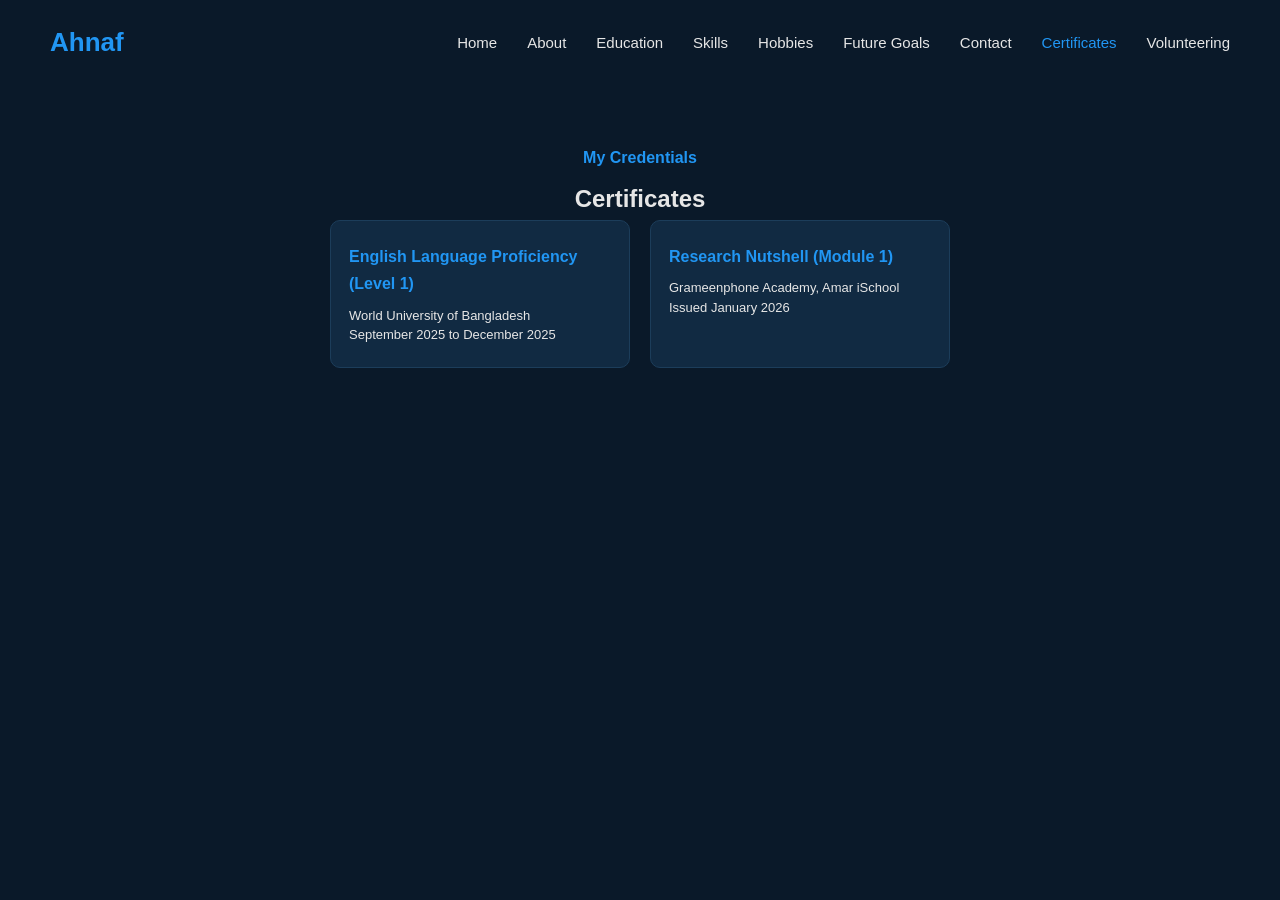
<file: certificate.html>
<!DOCTYPE html>
<html lang="en">
<head>
<meta charset="UTF-8">
<meta name="viewport" content="width=device-width, initial-scale=1.0">
<title>Certificates - Ahnaf Hossain</title>
<link rel="stylesheet" href="style.css">
</head>
<body>

<header>
  <div class="logo">Ahnaf</div>
  <nav>
    <ul>
      <li><a href="index.html">Home</a></li>
      <li><a href="about.html">About</a></li>
      <li><a href="education.html">Education</a></li>
      <li><a href="skills.html">Skills</a></li>
      <li><a href="hobbies.html">Hobbies</a></li>
      <li><a href="future-goals.html">Future Goals</a></li>
      <li><a href="contact.html">Contact</a></li>
      <li><a href="certificate.html" class="active">Certificates</a></li>
      <li><a href="volunteering.html">Volunteering</a></li>
    </ul>
  </nav>
</header>

<section class="skills">
  <p class="tag">My Credentials</p>
  <h1>Certificates</h1>

  <div class="skills-grid">
    <div class="skill-box">
      <h3>English Language Proficiency (Level 1)</h3>
      <p>World University of Bangladesh</p>
      <p>September 2025 to December 2025</p>
    </div>
    <div class="skill-box">
      <h3>Research Nutshell (Module 1)</h3>
      <p>Grameenphone Academy, Amar iSchool</p>
      <p>Issued January 2026</p>
    </div>
  </div>
</section>

</body>
</html>
</file>
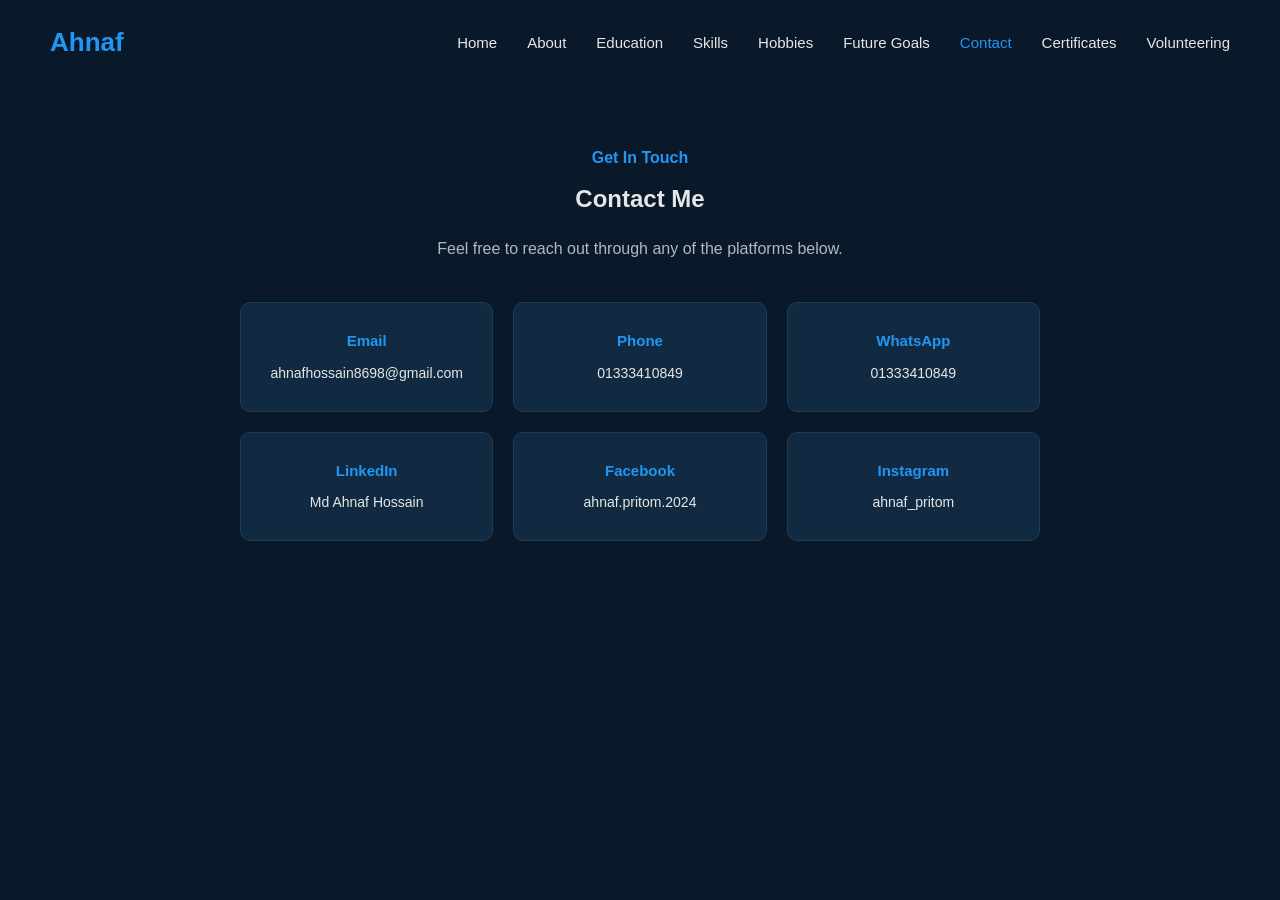
<file: contact.html>
<!DOCTYPE html>
<html lang="en">
<head>
<meta charset="UTF-8">
<meta name="viewport" content="width=device-width, initial-scale=1.0">
<title>Contact - Ahnaf Hossain</title>
<link rel="stylesheet" href="style.css">
</head>
<body>

<header>
  <div class="logo">Ahnaf</div>
  <nav>
    <ul>
      <li><a href="index.html">Home</a></li>
      <li><a href="about.html">About</a></li>
      <li><a href="education.html">Education</a></li>
      <li><a href="skills.html">Skills</a></li>
      <li><a href="hobbies.html">Hobbies</a></li>
      <li><a href="future-goals.html">Future Goals</a></li>
      <li><a href="contact.html" class="active">Contact</a></li>
      <li><a href="certificate.html">Certificates</a></li>
      <li><a href="volunteering.html">Volunteering</a></li>
    </ul>
  </nav>
</header>

<section class="contact">
  <p class="tag">Get In Touch</p>
  <h1>Contact Me</h1>
  <p class="desc">Feel free to reach out through any of the platforms below.</p>

  <div class="contact-grid">
    <a href="mailto:ahnafhossain8698@gmail.com" class="contact-box">
      <h3>Email</h3>
      <p>ahnafhossain8698@gmail.com</p>
    </a>
    <a href="tel:+8801333410849" class="contact-box">
      <h3>Phone</h3>
      <p>01333410849</p>
    </a>
    <a href="https://wa.me/8801333410849" target="_blank" class="contact-box">
      <h3>WhatsApp</h3>
      <p>01333410849</p>
    </a>
    <a href="https://www.linkedin.com/in/md-ahnaf-hossain-5197a4283/" target="_blank" class="contact-box">
      <h3>LinkedIn</h3>
      <p>Md Ahnaf Hossain</p>
    </a>
    <a href="https://www.facebook.com/ahnaf.pritom.2024" target="_blank" class="contact-box">
      <h3>Facebook</h3>
      <p>ahnaf.pritom.2024</p>
    </a>
    <a href="https://www.instagram.com/ahnaf_pritom/" target="_blank" class="contact-box">
      <h3>Instagram</h3>
      <p>ahnaf_pritom</p>
    </a>
  </div>
</section>

</body>
</html>
</file>
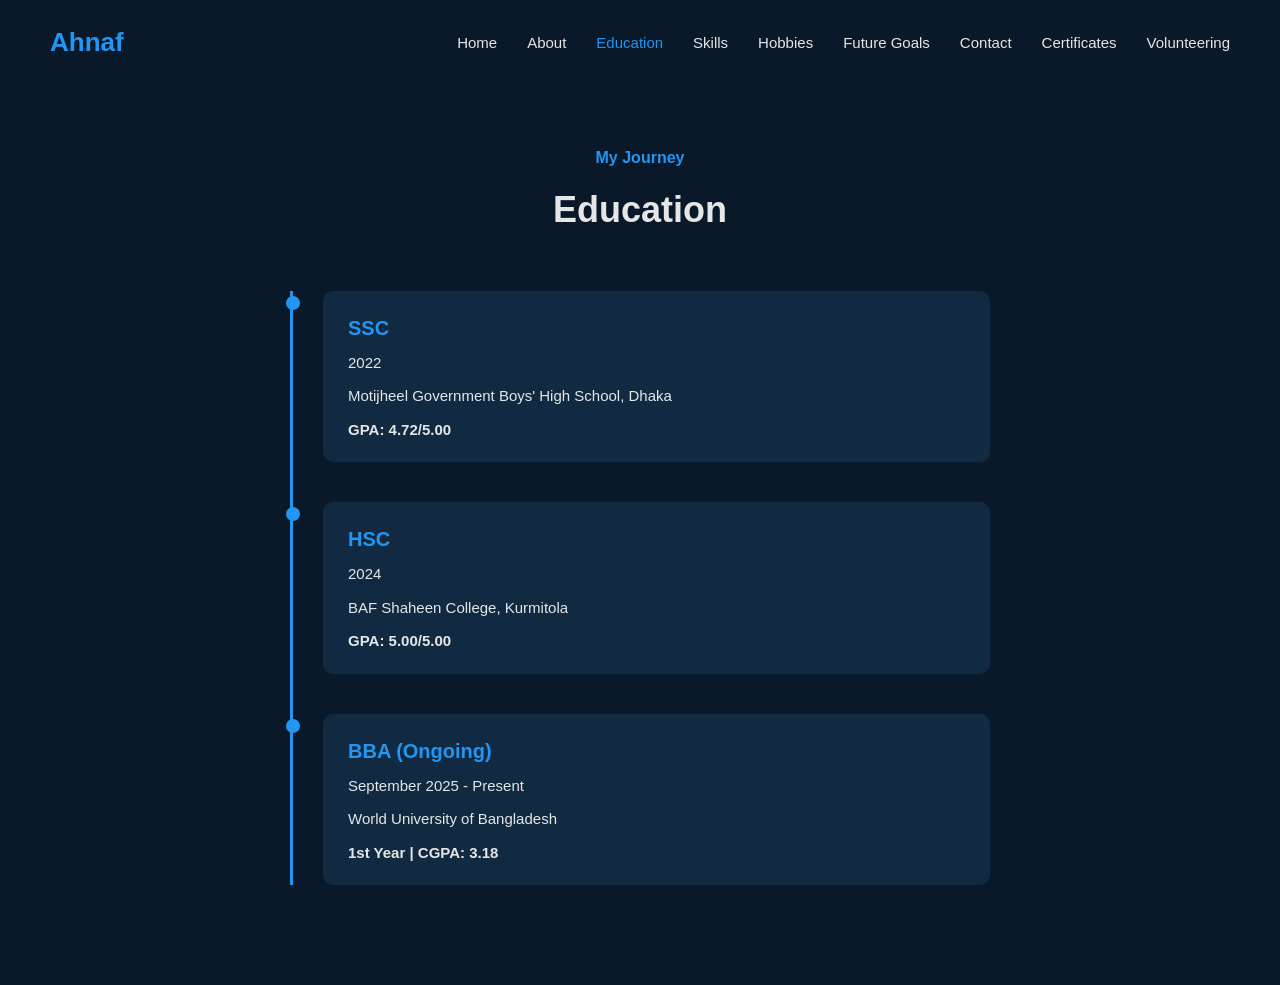
<file: education.html>
<!DOCTYPE html>
<html lang="en">
<head>
<meta charset="UTF-8">
<meta name="viewport" content="width=device-width, initial-scale=1.0">
<title>Education - Ahnaf Hossain</title>
<link rel="stylesheet" href="style.css">
</head>
<body>

<header>
  <div class="logo">Ahnaf</div>
  <nav>
    <ul>
      <li><a href="index.html">Home</a></li>
      <li><a href="about.html">About</a></li>
      <li><a href="education.html" class="active">Education</a></li>
      <li><a href="skills.html">Skills</a></li>
      <li><a href="hobbies.html">Hobbies</a></li>
      <li><a href="future-goals.html">Future Goals</a></li>
      <li><a href="contact.html">Contact</a></li>
      <li><a href="certificate.html">Certificates</a></li>
      <li><a href="volunteering.html">Volunteering</a></li>
    </ul>
  </nav>
</header>

<section class="education">
  <p class="tag">My Journey</p>
  <h1>Education</h1>

  <div class="timeline">
    <div class="timeline-item">
      <div class="dot"></div>
      <div class="timeline-content">
        <h3>SSC</h3>
        <p class="year">2022</p>
        <p>Motijheel Government Boys' High School, Dhaka</p>
        <p class="gpa">GPA: 4.72/5.00</p>
      </div>
    </div>

    <div class="timeline-item">
      <div class="dot"></div>
      <div class="timeline-content">
        <h3>HSC</h3>
        <p class="year">2024</p>
        <p>BAF Shaheen College, Kurmitola</p>
        <p class="gpa">GPA: 5.00/5.00</p>
      </div>
    </div>

    <div class="timeline-item">
      <div class="dot"></div>
      <div class="timeline-content">
        <h3>BBA (Ongoing)</h3>
        <p class="year">September 2025 - Present</p>
        <p>World University of Bangladesh</p>
        <p class="gpa">1st Year | CGPA: 3.18</p>
      </div>
    </div>
  </div>
</section>

</body>
</html>
</file>
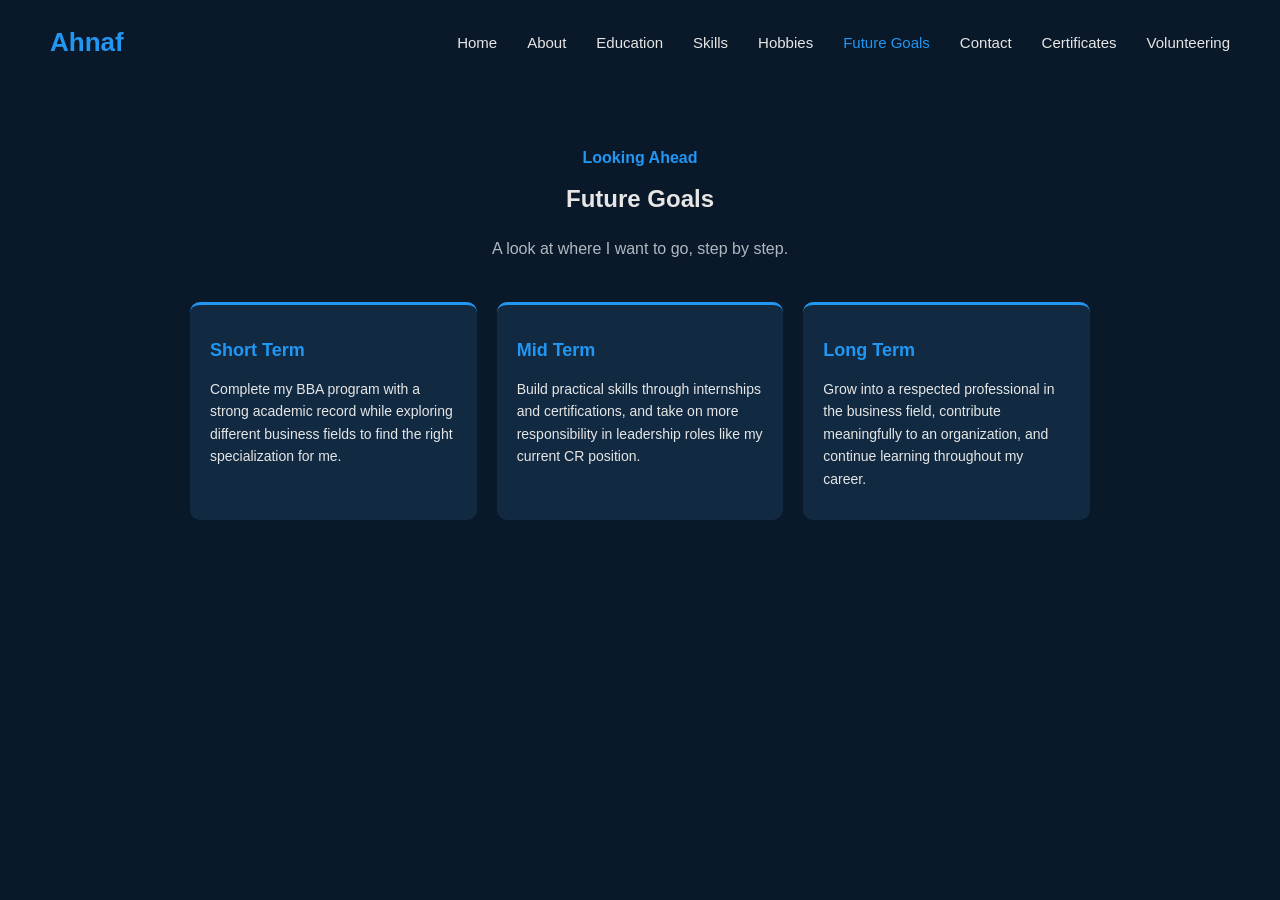
<file: future-goals.html>
<!DOCTYPE html>
<html lang="en">
<head>
<meta charset="UTF-8">
<meta name="viewport" content="width=device-width, initial-scale=1.0">
<title>Future Goals - Ahnaf Hossain</title>
<link rel="stylesheet" href="style.css">
</head>
<body>

<header>
  <div class="logo">Ahnaf</div>
  <nav>
    <ul>
      <li><a href="index.html">Home</a></li>
      <li><a href="about.html">About</a></li>
      <li><a href="education.html">Education</a></li>
      <li><a href="skills.html">Skills</a></li>
      <li><a href="hobbies.html">Hobbies</a></li>
      <li><a href="future-goals.html" class="active">Future Goals</a></li>
      <li><a href="contact.html">Contact</a></li>
      <li><a href="certificate.html">Certificates</a></li>
      <li><a href="volunteering.html">Volunteering</a></li>
    </ul>
  </nav>
</header>

<section class="goals">
  <p class="tag">Looking Ahead</p>
  <h1>Future Goals</h1>
  <p class="desc">A look at where I want to go, step by step.</p>

  <div class="goals-grid">
    <div class="goal-box">
      <h3>Short Term</h3>
      <p>Complete my BBA program with a strong academic record while exploring different business fields to find the right specialization for me.</p>
    </div>
    <div class="goal-box">
      <h3>Mid Term</h3>
      <p>Build practical skills through internships and certifications, and take on more responsibility in leadership roles like my current CR position.</p>
    </div>
    <div class="goal-box">
      <h3>Long Term</h3>
      <p>Grow into a respected professional in the business field, contribute meaningfully to an organization, and continue learning throughout my career.</p>
    </div>
  </div>
</section>

</body>
</html>
</file>
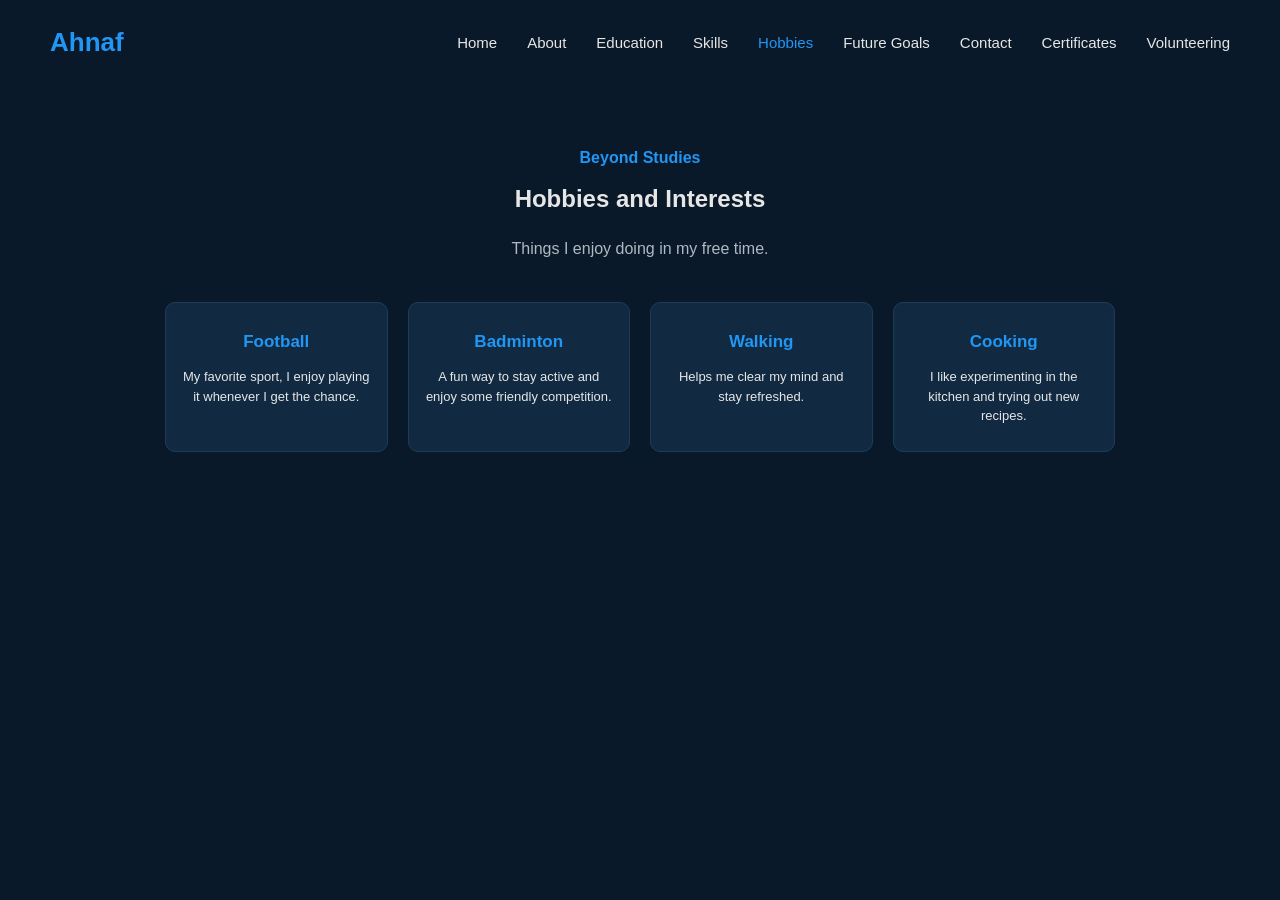
<file: hobbies.html>
<!DOCTYPE html>
<html lang="en">
<head>
<meta charset="UTF-8">
<meta name="viewport" content="width=device-width, initial-scale=1.0">
<title>Hobbies - Ahnaf Hossain</title>
<link rel="stylesheet" href="style.css">
</head>
<body>

<header>
  <div class="logo">Ahnaf</div>
  <nav>
    <ul>
      <li><a href="index.html">Home</a></li>
      <li><a href="about.html">About</a></li>
      <li><a href="education.html">Education</a></li>
      <li><a href="skills.html">Skills</a></li>
      <li><a href="hobbies.html" class="active">Hobbies</a></li>
      <li><a href="future-goals.html">Future Goals</a></li>
      <li><a href="contact.html">Contact</a></li>
      <li><a href="certificate.html">Certificates</a></li>
      <li><a href="volunteering.html">Volunteering</a></li>
    </ul>
  </nav>
</header>

<section class="hobbies">
  <p class="tag">Beyond Studies</p>
  <h1>Hobbies and Interests</h1>
  <p class="desc">Things I enjoy doing in my free time.</p>

  <div class="hobbies-grid">
    <div class="hobby-box">
      <h3>Football</h3>
      <p>My favorite sport, I enjoy playing it whenever I get the chance.</p>
    </div>
    <div class="hobby-box">
      <h3>Badminton</h3>
      <p>A fun way to stay active and enjoy some friendly competition.</p>
    </div>
    <div class="hobby-box">
      <h3>Walking</h3>
      <p>Helps me clear my mind and stay refreshed.</p>
    </div>
    <div class="hobby-box">
      <h3>Cooking</h3>
      <p>I like experimenting in the kitchen and trying out new recipes.</p>
    </div>
  </div>
</section>

</body>
</html>
</file>
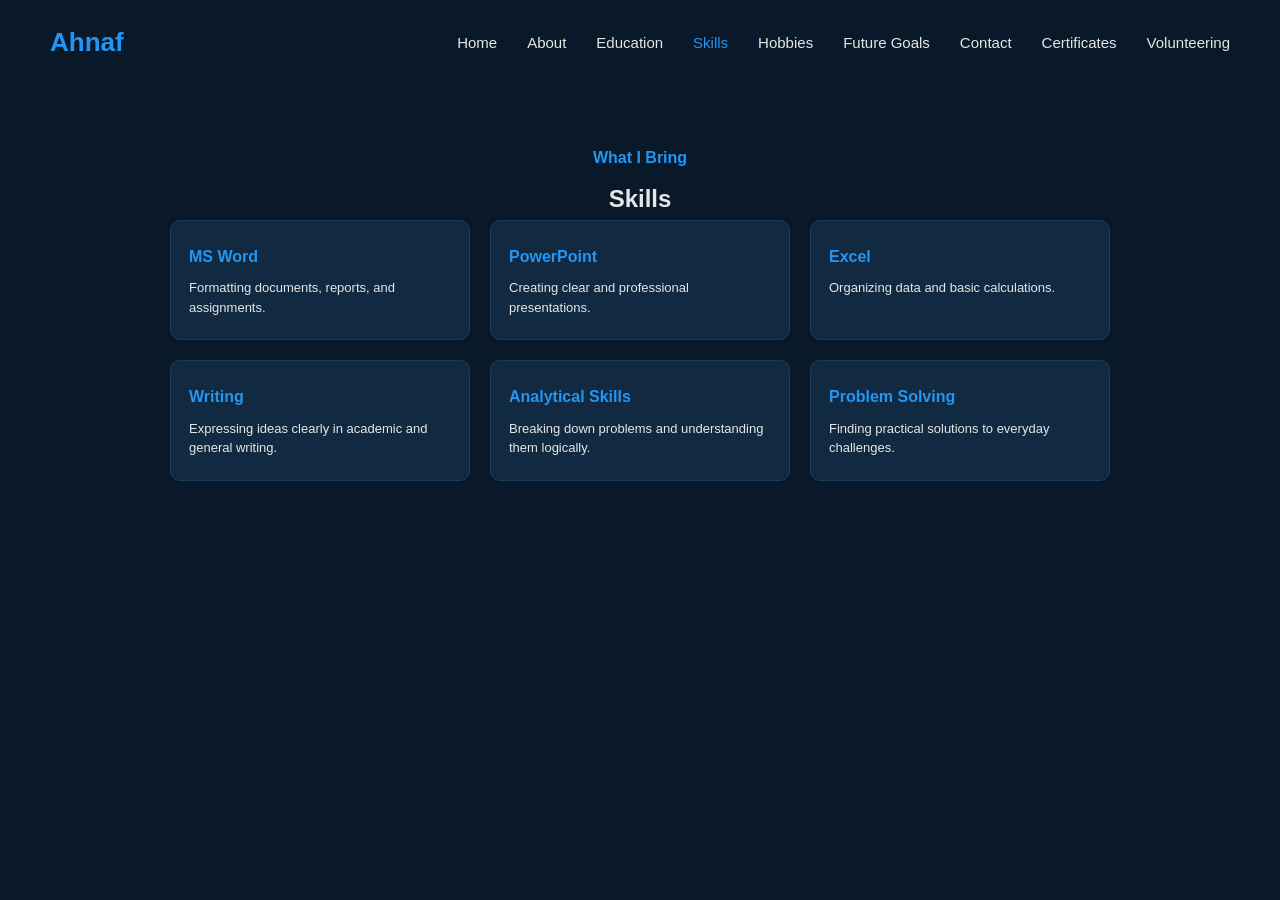
<file: skills.html>
<!DOCTYPE html>
<html lang="en">
<head>
<meta charset="UTF-8">
<meta name="viewport" content="width=device-width, initial-scale=1.0">
<title>Skills - Ahnaf Hossain</title>
<link rel="stylesheet" href="style.css">
</head>
<body>

<header>
  <div class="logo">Ahnaf</div>
  <nav>
    <ul>
      <li><a href="index.html">Home</a></li>
      <li><a href="about.html">About</a></li>
      <li><a href="education.html">Education</a></li>
      <li><a href="skills.html" class="active">Skills</a></li>
      <li><a href="hobbies.html">Hobbies</a></li>
      <li><a href="future-goals.html">Future Goals</a></li>
      <li><a href="contact.html">Contact</a></li>
      <li><a href="certificate.html">Certificates</a></li>
      <li><a href="volunteering.html">Volunteering</a></li>
    </ul>
  </nav>
</header>

<section class="skills">
  <p class="tag">What I Bring</p>
  <h1>Skills</h1>

  <div class="skills-grid">
    <div class="skill-box">
      <h3>MS Word</h3>
      <p>Formatting documents, reports, and assignments.</p>
    </div>
    <div class="skill-box">
      <h3>PowerPoint</h3>
      <p>Creating clear and professional presentations.</p>
    </div>
    <div class="skill-box">
      <h3>Excel</h3>
      <p>Organizing data and basic calculations.</p>
    </div>
    <div class="skill-box">
      <h3>Writing</h3>
      <p>Expressing ideas clearly in academic and general writing.</p>
    </div>
    <div class="skill-box">
      <h3>Analytical Skills</h3>
      <p>Breaking down problems and understanding them logically.</p>
    </div>
    <div class="skill-box">
      <h3>Problem Solving</h3>
      <p>Finding practical solutions to everyday challenges.</p>
    </div>
  </div>
</section>

</body>
</html>
</file>
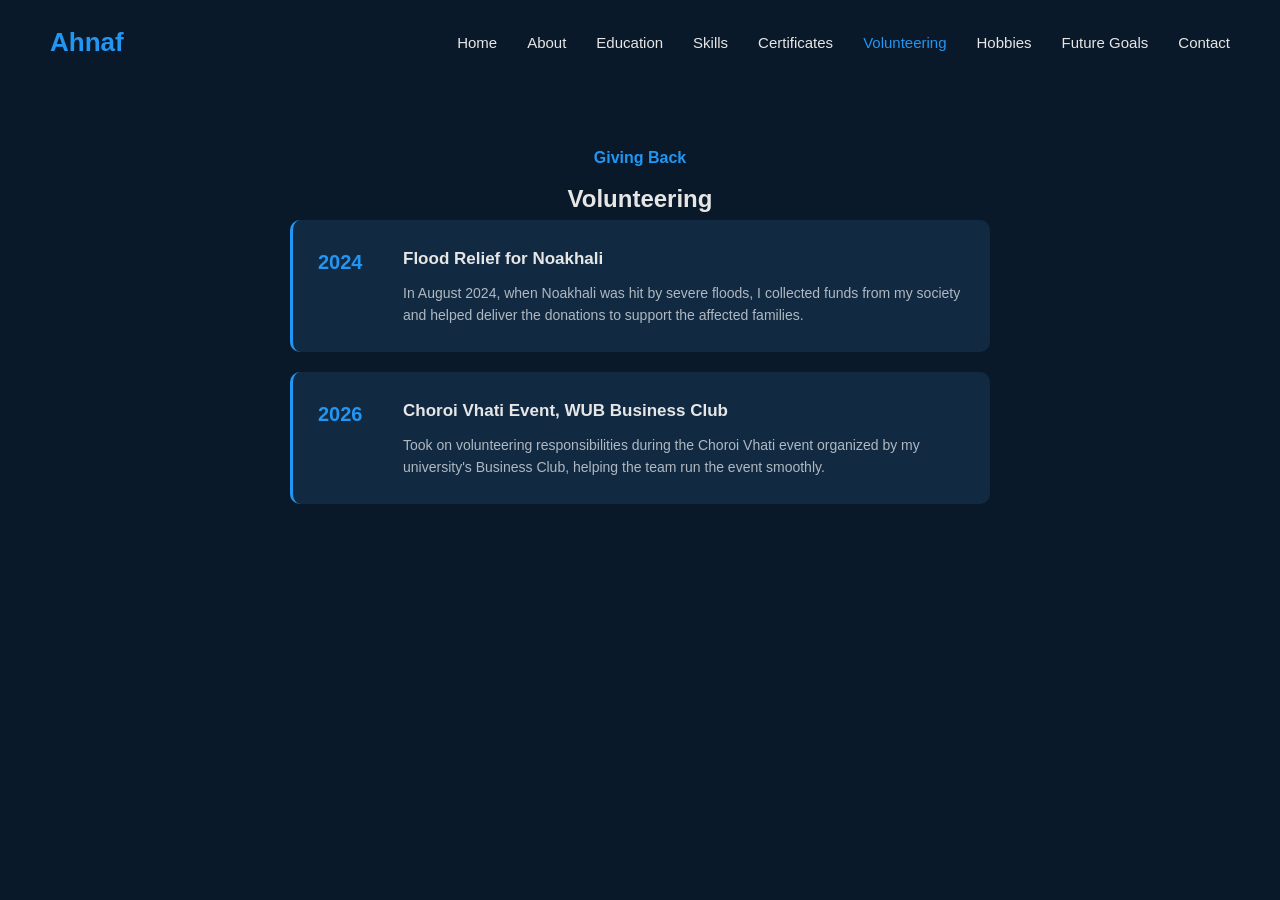
<file: volunteering.html>
<!DOCTYPE html>
<html lang="en">
<head>
<meta charset="UTF-8">
<meta name="viewport" content="width=device-width, initial-scale=1.0">
<title>Volunteering - Ahnaf Hossain</title>
<link rel="stylesheet" href="style.css">
</head>
<body>

<header>
  <div class="logo">Ahnaf</div>
  <nav>
    <ul>
      <li><a href="index.html">Home</a></li>
      <li><a href="about.html">About</a></li>
      <li><a href="education.html">Education</a></li>
      <li><a href="skills.html">Skills</a></li>
      <li><a href="certificate.html">Certificates</a></li>
      <li><a href="volunteering.html" class="active">Volunteering</a></li>
      <li><a href="hobbies.html">Hobbies</a></li>
      <li><a href="future-goals.html">Future Goals</a></li>
      <li><a href="contact.html">Contact</a></li>
    </ul>
  </nav>
</header>

<section class="volunteer">
  <p class="tag">Giving Back</p>
  <h1>Volunteering</h1>

  <div class="volunteer-list">
    <div class="volunteer-item">
      <div class="v-year">2024</div>
      <div class="v-content">
        <h3>Flood Relief for Noakhali</h3>
        <p>In August 2024, when Noakhali was hit by severe floods, I collected funds from my society and helped deliver the donations to support the affected families.</p>
      </div>
    </div>

    <div class="volunteer-item">
      <div class="v-year">2026</div>
      <div class="v-content">
        <h3>Choroi Vhati Event, WUB Business Club</h3>
        <p>Took on volunteering responsibilities during the Choroi Vhati event organized by my university's Business Club, helping the team run the event smoothly.</p>
      </div>
    </div>
  </div>
</section>

</body>
</html>
</file>
<file: style.css>
* {
  margin: 0;
  padding: 0;
  box-sizing: border-box;
}

body {
  font-family: 'Segoe UI', Arial, sans-serif;
  background-color: #0a1929;
  color: #e6e6e6;
  line-height: 1.7;
}

header {
  display: flex;
  justify-content: space-between;
  align-items: center;
  padding: 20px 50px;
}

.logo {
  color: #2196f3;
  font-size: 26px;
  font-weight: bold;
}

nav ul {
  list-style: none;
  display: flex;
  gap: 30px;
}

nav ul li a {
  color: #e6e6e6;
  text-decoration: none;
  font-size: 15px;
}

nav ul li a:hover,
nav ul li a.active {
  color: #2196f3;
}

.hero {
  display: flex;
  align-items: center;
  justify-content: space-between;
  padding: 40px 50px 80px 50px;
  gap: 40px;
}

.hero-text {
  flex: 1;
}

.greet {
  font-size: 20px;
  font-weight: bold;
}

.hero-text h1 {
  font-size: 52px;
  color: #2196f3;
  margin: 10px 0;
}

.hero-text h2 {
  font-size: 26px;
  margin-bottom: 20px;
}

.desc {
  max-width: 550px;
  color: #b0b8c1;
  margin-bottom: 25px;
}

.btn-group {
  display: flex;
  gap: 15px;
  margin-bottom: 25px;
}

.btn {
  padding: 12px 28px;
  border-radius: 6px;
  text-decoration: none;
  font-weight: bold;
}

.btn-fill {
  background-color: #2196f3;
  color: #fff;
}

.btn-fill:hover {
  background-color: #1976d2;
}

.btn-outline {
  border: 2px solid #2196f3;
  color: #2196f3;
}

.btn-outline:hover {
  background-color: #2196f3;
  color: #fff;
}

.socials {
  display: flex;
  gap: 15px;
}

.socials a {
  width: 40px;
  height: 40px;
  background-color: #fff;
  color: #0a1929;
  border-radius: 50%;
  display: flex;
  align-items: center;
  justify-content: center;
  text-decoration: none;
  font-size: 12px;
  font-weight: bold;
}

.hero-img {
  flex: 1;
  display: flex;
  justify-content: center;
}

.hero-img img {
  width: 350px;
  height: 420px;
  object-fit: cover;
  border: 3px solid #2196f3;
  border-radius: 12px;
}

@media (max-width: 900px) {
  .hero {
    flex-direction: column-reverse;
    text-align: center;
    padding: 20px;
  }
  header {
    flex-direction: column;
    gap: 15px;
  }
  nav ul {
    flex-wrap: wrap;
    justify-content: center;
    gap: 15px;
  }
  .btn-group, .socials {
    justify-content: center;
  }
}
.about {
  display: flex;
  align-items: center;
  gap: 50px;
  padding: 60px 50px;
}

.about-img {
  flex: 1;
  display: flex;
  justify-content: center;
}

.about-img img {
  width: 300px;
  height: 350px;
  object-fit: cover;
  border: 3px solid #2196f3;
  border-radius: 12px;
}

.about-text {
  flex: 1.5;
}

.tag {
  color: #2196f3;
  font-weight: bold;
  margin-bottom: 8px;
}

.about-text h1 {
  font-size: 36px;
  margin-bottom: 20px;
}

.info-grid {
  display: grid;
  grid-template-columns: 1fr 1fr;
  gap: 15px;
  margin-top: 25px;
}

.info-box {
  background-color: #112a42;
  padding: 15px 20px;
  border-radius: 8px;
  border-left: 3px solid #2196f3;
}

.info-box h3 {
  font-size: 14px;
  color: #2196f3;
  margin-bottom: 5px;
}

.info-box p {
  font-size: 15px;
  color: #e6e6e6;
}

@media (max-width: 900px) {
  .about {
    flex-direction: column;
    text-align: center;
    padding: 30px 20px;
  }
  .info-grid {
    grid-template-columns: 1fr;
  }
}
.contact {
  padding: 60px 50px;
  text-align: center;
}

.contact .desc {
  color: #b0b8c1;
  max-width: 500px;
  margin: 15px auto 40px auto;
}

.contact-grid {
  display: grid;
  grid-template-columns: repeat(3, 1fr);
  gap: 20px;
  max-width: 800px;
  margin: 0 auto;
}

.contact-box {
  background-color: #112a42;
  padding: 25px 15px;
  border-radius: 10px;
  border: 1px solid #1c3d5a;
  text-decoration: none;
  transition: border-color 0.3s;
}

.contact-box:hover {
  border-color: #2196f3;
}

.contact-box h3 {
  color: #2196f3;
  font-size: 15px;
  margin-bottom: 8px;
}

.contact-box p {
  color: #e6e6e6;
  font-size: 14px;
  word-break: break-word;
}

@media (max-width: 700px) {
  .contact-grid {
    grid-template-columns: 1fr;
  }
  .contact {
    padding: 40px 20px;
  }
}
.education {
  padding: 60px 50px;
}

.education .tag {
  color: #2196f3;
  font-weight: bold;
  margin-bottom: 8px;
  text-align: center;
}

.education h1 {
  font-size: 36px;
  text-align: center;
  margin-bottom: 50px;
}

.timeline {
  max-width: 700px;
  margin: 0 auto;
  border-left: 3px solid #2196f3;
  padding-left: 30px;
}

.timeline-item {
  position: relative;
  margin-bottom: 40px;
}

.dot {
  width: 14px;
  height: 14px;
  background-color: #2196f3;
  border-radius: 50%;
  position: absolute;
  left: -37px;
  top: 5px;
}

.timeline-content {
  background-color: #112a42;
  padding: 20px 25px;
  border-radius: 10px;
}

.timeline-content h3 {
  color: #2196f3;
  font-size: 20px;
  margin-bottom: 5px;
}

.year {
  color: #b0b8c1;
  font-size: 14px;
  margin-bottom: 8px;
}

.timeline-content p {
  color: #e6e6e6;
  font-size: 15px;
}

.gpa {
  margin-top: 8px;
  font-weight: bold;
  color: #4fc3f7;
}

@media (max-width: 700px) {
  .education {
    padding: 40px 20px;
  }
  .timeline {
    padding-left: 20px;
  }
  .dot {
    left: -27px;
  }
}
.goals {
  padding: 60px 50px;
  text-align: center;
}

.goals .desc {
  color: #b0b8c1;
  margin: 15px auto 40px auto;
  max-width: 500px;
}

.goals-grid {
  display: grid;
  grid-template-columns: repeat(3, 1fr);
  gap: 20px;
  max-width: 900px;
  margin: 0 auto;
}

.goal-box {
  background-color: #112a42;
  padding: 30px 20px;
  border-radius: 10px;
  border-top: 3px solid #2196f3;
  text-align: left;
}

.goal-box h3 {
  color: #2196f3;
  font-size: 18px;
  margin-bottom: 12px;
}

.goal-box p {
  color: #e6e6e6;
  font-size: 14px;
  line-height: 1.6;
}

@media (max-width: 800px) {
  .goals-grid {
    grid-template-columns: 1fr;
  }
  .goals {
    padding: 40px 20px;
  }
}
.hobbies {
  padding: 60px 50px;
  text-align: center;
}

.hobbies .desc {
  color: #b0b8c1;
  margin: 15px auto 40px auto;
  max-width: 500px;
}

.hobbies-grid {
  display: grid;
  grid-template-columns: repeat(4, 1fr);
  gap: 20px;
  max-width: 950px;
  margin: 0 auto;
}

.hobby-box {
  background-color: #112a42;
  padding: 25px 15px;
  border-radius: 10px;
  border: 1px solid #1c3d5a;
  transition: border-color 0.3s;
}

.hobby-box:hover {
  border-color: #2196f3;
}

.hobby-box h3 {
  color: #2196f3;
  font-size: 17px;
  margin-bottom: 10px;
}

.hobby-box p {
  color: #e6e6e6;
  font-size: 13px;
  line-height: 1.5;
}

@media (max-width: 900px) {
  .hobbies-grid {
    grid-template-columns: repeat(2, 1fr);
  }
  .hobbies {
    padding: 40px 20px;
  }
}

@media (max-width: 500px) {
  .hobbies-grid {
    grid-template-columns: 1fr;
  }
}
.skills {
  padding: 60px 50px;
  text-align: center;
}

.skills-grid {
  display: grid;
  grid-template-columns: repeat(3, 1fr);
  gap: 20px;
  max-width: 950px;
  margin: 0 auto;
}

.skill-box {
  background-color: #112a42;
  padding: 22px 18px;
  border-radius: 10px;
  border: 1px solid #1c3d5a;
  text-align: left;
  transition: border-color 0.3s;
}

.skill-box:hover {
  border-color: #2196f3;
}

.skill-box h3 {
  color: #2196f3;
  font-size: 16px;
  margin-bottom: 8px;
}

.skill-box p {
  color: #e6e6e6;
  font-size: 13px;
  line-height: 1.5;
}

@media (max-width: 900px) {
  .skills-grid {
    grid-template-columns: 1fr 1fr;
  }
  .skills {
    padding: 40px 20px;
  }
}

@media (max-width: 550px) {
  .skills-grid {
    grid-template-columns: 1fr;
  }
}
.skills-grid {
  display: flex;
  flex-wrap: wrap;
  justify-content: center;
  gap: 20px;
  max-width: 950px;
  margin: 0 auto;
}

.skill-box {
  background-color: #112a42;
  padding: 22px 18px;
  border-radius: 10px;
  border: 1px solid #1c3d5a;
  text-align: left;
  transition: border-color 0.3s;
  width: 300px;
}

.skill-box:hover {
  border-color: #2196f3;
}
.volunteer {
  padding: 60px 50px;
  text-align: center;
}

.volunteer-list {
  max-width: 700px;
  margin: 0 auto;
  text-align: left;
}

.volunteer-item {
  display: flex;
  gap: 25px;
  background-color: #112a42;
  padding: 25px;
  border-radius: 10px;
  margin-bottom: 20px;
  border-left: 3px solid #2196f3;
}

.v-year {
  font-size: 20px;
  font-weight: bold;
  color: #2196f3;
  min-width: 60px;
}

.v-content h3 {
  color: #e6e6e6;
  font-size: 17px;
  margin-bottom: 8px;
}

.v-content p {
  color: #b0b8c1;
  font-size: 14px;
  line-height: 1.6;
}

@media (max-width: 600px) {
  .volunteer-item {
    flex-direction: column;
    gap: 8px;
  }
  .volunteer {
    padding: 40px 20px;
  }
}
</file>
